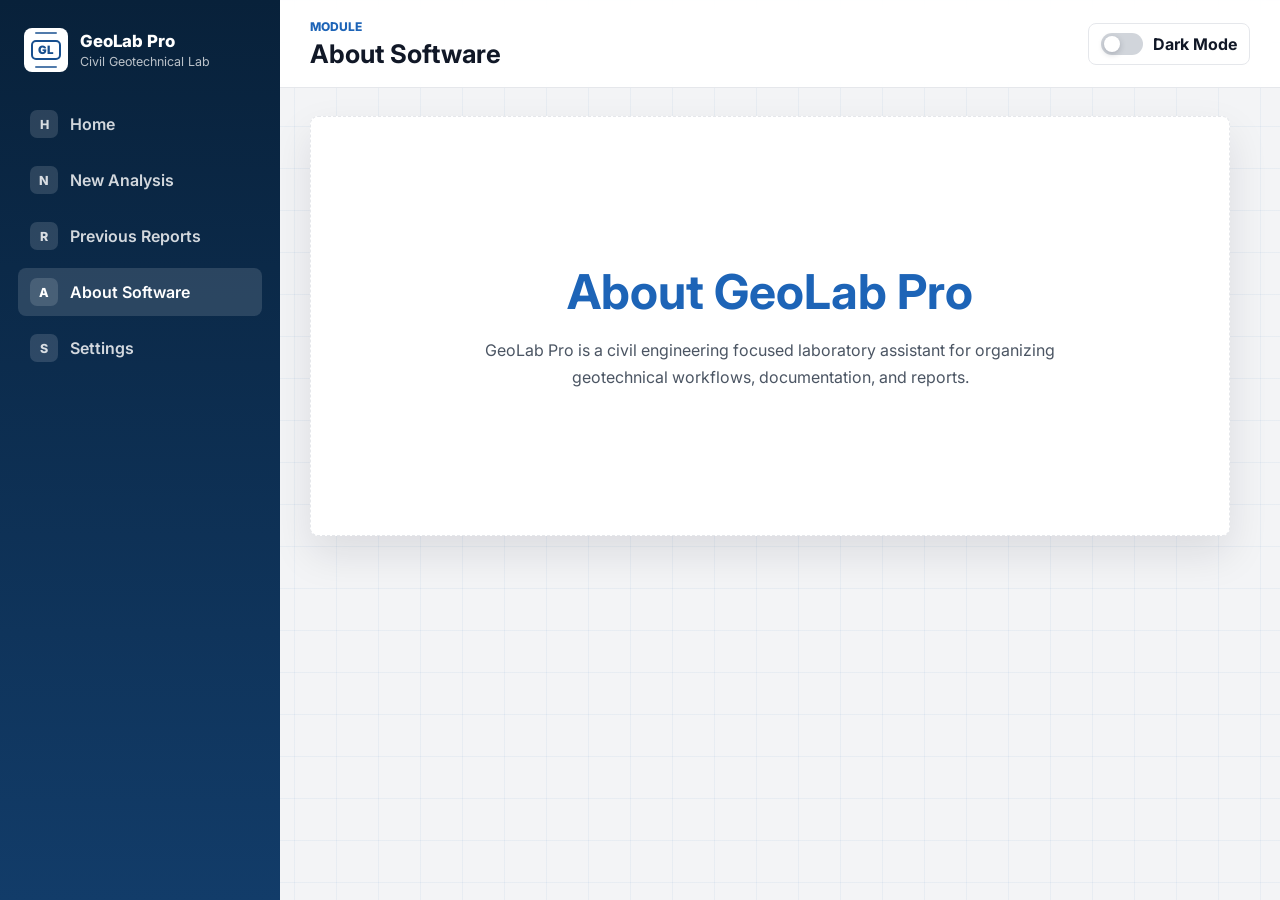
<file: pages/about-software.html>
<!DOCTYPE html>
<html lang="en">
<head>
  <meta charset="UTF-8">
  <meta name="viewport" content="width=device-width, initial-scale=1.0">
  <title>About Software | GeoLab Pro</title>
  <link rel="preconnect" href="https://fonts.googleapis.com">
  <link rel="preconnect" href="https://fonts.gstatic.com" crossorigin>
  <link href="https://fonts.googleapis.com/css2?family=Inter:wght@400;500;600;700;800&display=swap" rel="stylesheet">
  <link rel="stylesheet" href="../assets/css/styles.css">
</head>
<body>
  <div class="app-shell">
    <aside class="sidebar" id="sidebar">
      <div class="brand"><div class="logo-mark"><span class="logo-line"></span><span class="logo-core">GL</span><span class="logo-line"></span></div><div><span class="brand-name">GeoLab Pro</span><span class="brand-subtitle">Civil Geotechnical Lab</span></div></div>
      <nav class="nav-list" aria-label="Main navigation">
        <a class="nav-link" href="../index.html"><span class="nav-icon">H</span><span>Home</span></a>
        <a class="nav-link" href="new-analysis.html"><span class="nav-icon">N</span><span>New Analysis</span></a>
        <a class="nav-link" href="reports.html"><span class="nav-icon">R</span><span>Previous Reports</span></a>
        <a class="nav-link active" href="about-software.html" aria-current="page"><span class="nav-icon">A</span><span>About Software</span></a>
        <a class="nav-link" href="settings.html"><span class="nav-icon">S</span><span>Settings</span></a>
      </nav>
    </aside>
    <div class="content-area">
      <header class="topbar"><button class="menu-button" id="menuButton" type="button" aria-label="Toggle navigation"><span></span><span></span><span></span></button><div><p class="eyebrow">Module</p><h1>About Software</h1></div><button class="theme-toggle" id="themeToggle" type="button" aria-pressed="false"><span class="toggle-track"><span class="toggle-thumb"></span></span><span>Dark Mode</span></button></header>
      <main class="main-content"><section class="empty-state"><h2>About GeoLab Pro</h2><p>GeoLab Pro is a civil engineering focused laboratory assistant for organizing geotechnical workflows, documentation, and reports.</p></section></main>
    </div>
  </div>
  <div class="sidebar-overlay" id="sidebarOverlay"></div>
  <script src="../assets/js/app.js"></script>
</body>
</html>
</file>
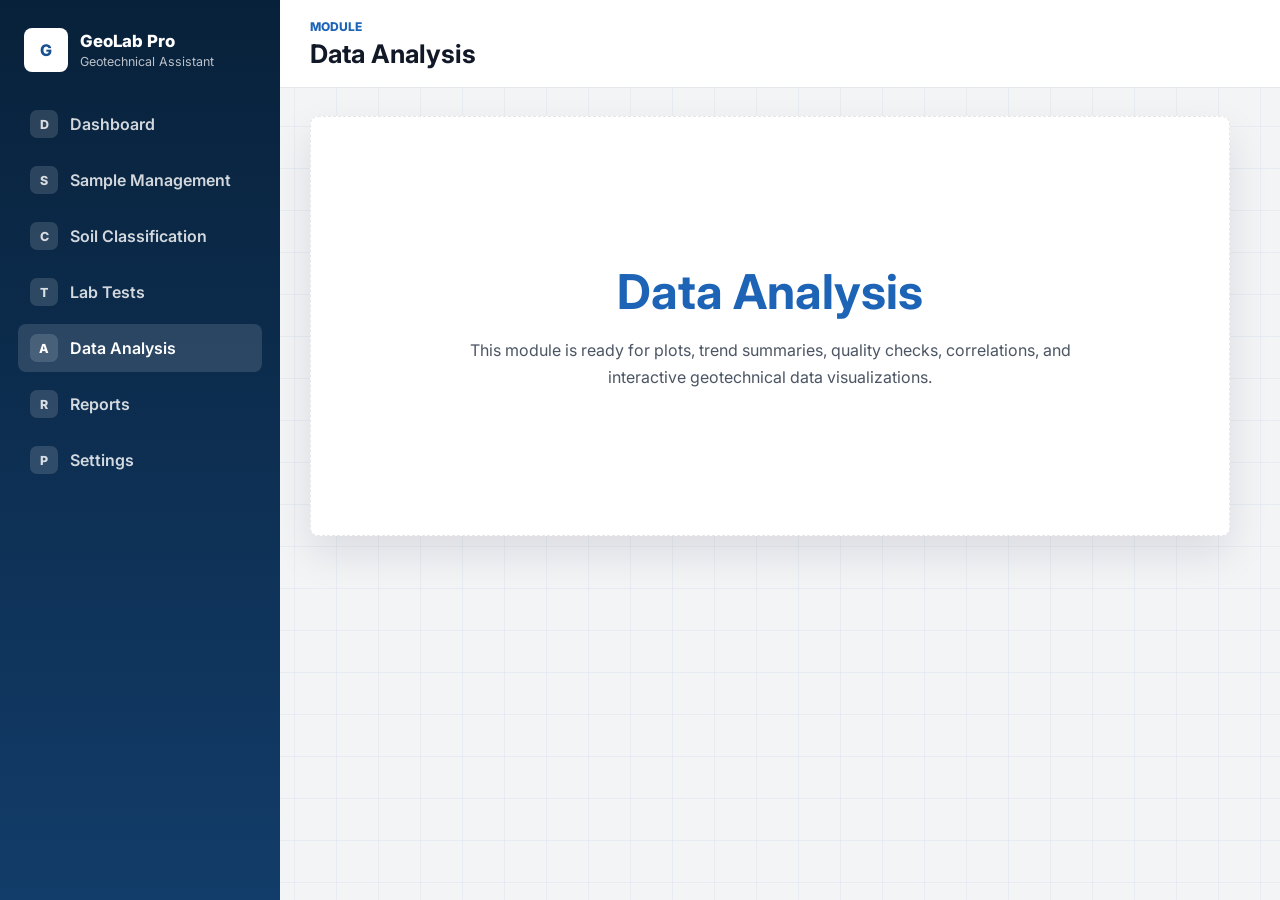
<file: pages/data-analysis.html>
<!DOCTYPE html>
<html lang="en">
<head>
  <meta charset="UTF-8">
  <meta name="viewport" content="width=device-width, initial-scale=1.0">
  <title>Data Analysis | GeoLab Pro</title>
  <link rel="preconnect" href="https://fonts.googleapis.com">
  <link rel="preconnect" href="https://fonts.gstatic.com" crossorigin>
  <link href="https://fonts.googleapis.com/css2?family=Inter:wght@400;500;600;700;800&display=swap" rel="stylesheet">
  <link rel="stylesheet" href="../assets/css/styles.css">
</head>
<body>
  <div class="app-shell">
    <aside class="sidebar" id="sidebar">
      <div class="brand"><div class="brand-mark">G</div><div><span class="brand-name">GeoLab Pro</span><span class="brand-subtitle">Geotechnical Assistant</span></div></div>
      <nav class="nav-list" aria-label="Main navigation">
        <a class="nav-link" href="../index.html"><span class="nav-icon">D</span><span>Dashboard</span></a>
        <a class="nav-link" href="sample-management.html"><span class="nav-icon">S</span><span>Sample Management</span></a>
        <a class="nav-link" href="soil-classification.html"><span class="nav-icon">C</span><span>Soil Classification</span></a>
        <a class="nav-link" href="lab-tests.html"><span class="nav-icon">T</span><span>Lab Tests</span></a>
        <a class="nav-link active" href="data-analysis.html" aria-current="page"><span class="nav-icon">A</span><span>Data Analysis</span></a>
        <a class="nav-link" href="reports.html"><span class="nav-icon">R</span><span>Reports</span></a>
        <a class="nav-link" href="settings.html"><span class="nav-icon">P</span><span>Settings</span></a>
      </nav>
    </aside>
    <div class="content-area">
      <header class="topbar"><button class="menu-button" id="menuButton" type="button" aria-label="Toggle navigation"><span></span><span></span><span></span></button><div><p class="eyebrow">Module</p><h1>Data Analysis</h1></div></header>
      <main class="main-content"><section class="empty-state"><h2>Data Analysis</h2><p>This module is ready for plots, trend summaries, quality checks, correlations, and interactive geotechnical data visualizations.</p></section></main>
    </div>
  </div>
  <div class="sidebar-overlay" id="sidebarOverlay"></div>
  <script src="../assets/js/app.js"></script>
</body>
</html>
</file>
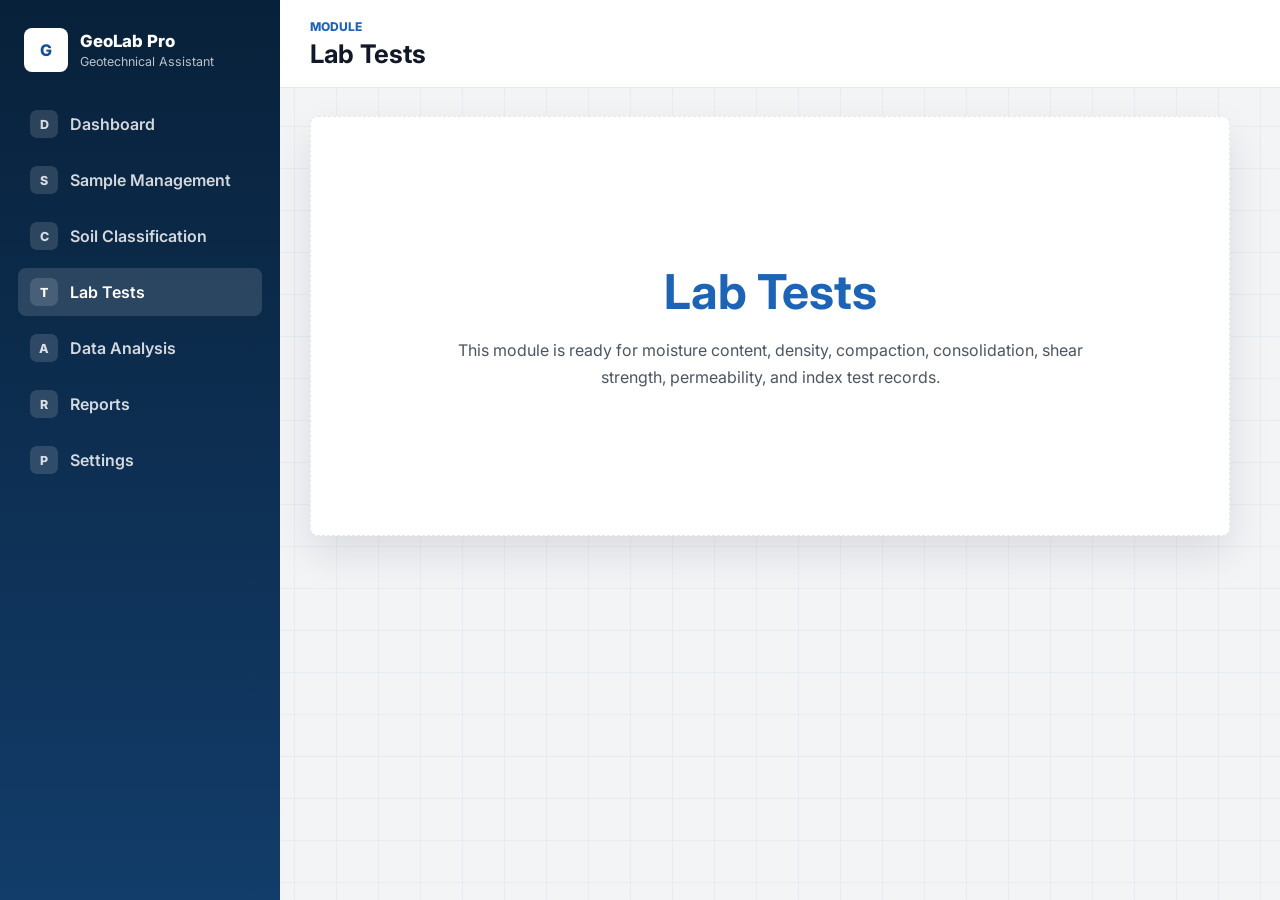
<file: pages/lab-tests.html>
<!DOCTYPE html>
<html lang="en">
<head>
  <meta charset="UTF-8">
  <meta name="viewport" content="width=device-width, initial-scale=1.0">
  <title>Lab Tests | GeoLab Pro</title>
  <link rel="preconnect" href="https://fonts.googleapis.com">
  <link rel="preconnect" href="https://fonts.gstatic.com" crossorigin>
  <link href="https://fonts.googleapis.com/css2?family=Inter:wght@400;500;600;700;800&display=swap" rel="stylesheet">
  <link rel="stylesheet" href="../assets/css/styles.css">
</head>
<body>
  <div class="app-shell">
    <aside class="sidebar" id="sidebar">
      <div class="brand"><div class="brand-mark">G</div><div><span class="brand-name">GeoLab Pro</span><span class="brand-subtitle">Geotechnical Assistant</span></div></div>
      <nav class="nav-list" aria-label="Main navigation">
        <a class="nav-link" href="../index.html"><span class="nav-icon">D</span><span>Dashboard</span></a>
        <a class="nav-link" href="sample-management.html"><span class="nav-icon">S</span><span>Sample Management</span></a>
        <a class="nav-link" href="soil-classification.html"><span class="nav-icon">C</span><span>Soil Classification</span></a>
        <a class="nav-link active" href="lab-tests.html" aria-current="page"><span class="nav-icon">T</span><span>Lab Tests</span></a>
        <a class="nav-link" href="data-analysis.html"><span class="nav-icon">A</span><span>Data Analysis</span></a>
        <a class="nav-link" href="reports.html"><span class="nav-icon">R</span><span>Reports</span></a>
        <a class="nav-link" href="settings.html"><span class="nav-icon">P</span><span>Settings</span></a>
      </nav>
    </aside>
    <div class="content-area">
      <header class="topbar"><button class="menu-button" id="menuButton" type="button" aria-label="Toggle navigation"><span></span><span></span><span></span></button><div><p class="eyebrow">Module</p><h1>Lab Tests</h1></div></header>
      <main class="main-content"><section class="empty-state"><h2>Lab Tests</h2><p>This module is ready for moisture content, density, compaction, consolidation, shear strength, permeability, and index test records.</p></section></main>
    </div>
  </div>
  <div class="sidebar-overlay" id="sidebarOverlay"></div>
  <script src="../assets/js/app.js"></script>
</body>
</html>
</file>
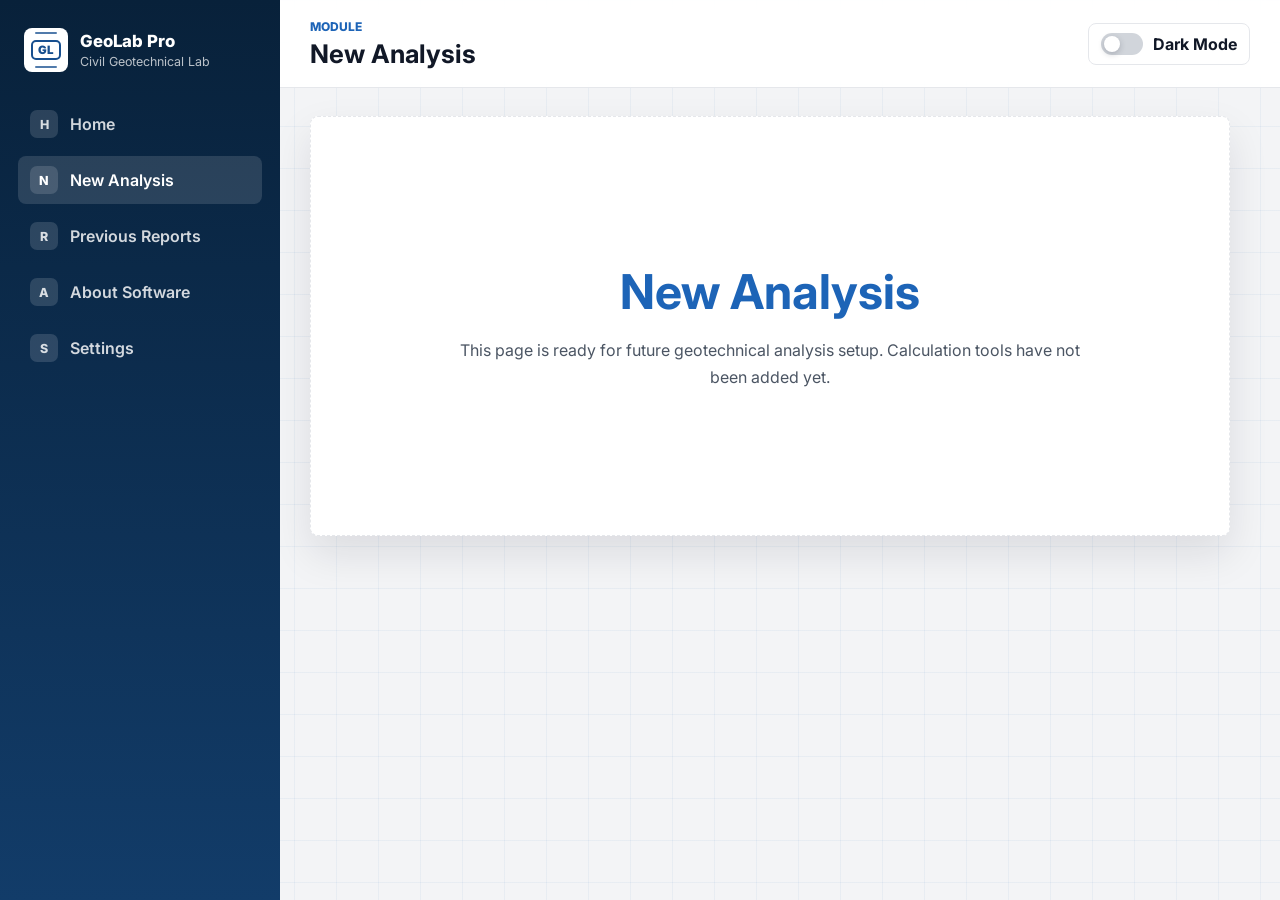
<file: pages/new-analysis.html>
<!DOCTYPE html>
<html lang="en">
<head>
  <meta charset="UTF-8">
  <meta name="viewport" content="width=device-width, initial-scale=1.0">
  <title>New Analysis | GeoLab Pro</title>
  <link rel="preconnect" href="https://fonts.googleapis.com">
  <link rel="preconnect" href="https://fonts.gstatic.com" crossorigin>
  <link href="https://fonts.googleapis.com/css2?family=Inter:wght@400;500;600;700;800&display=swap" rel="stylesheet">
  <link rel="stylesheet" href="../assets/css/styles.css">
</head>
<body>
  <div class="app-shell">
    <aside class="sidebar" id="sidebar">
      <div class="brand"><div class="logo-mark"><span class="logo-line"></span><span class="logo-core">GL</span><span class="logo-line"></span></div><div><span class="brand-name">GeoLab Pro</span><span class="brand-subtitle">Civil Geotechnical Lab</span></div></div>
      <nav class="nav-list" aria-label="Main navigation">
        <a class="nav-link" href="../index.html"><span class="nav-icon">H</span><span>Home</span></a>
        <a class="nav-link active" href="new-analysis.html" aria-current="page"><span class="nav-icon">N</span><span>New Analysis</span></a>
        <a class="nav-link" href="reports.html"><span class="nav-icon">R</span><span>Previous Reports</span></a>
        <a class="nav-link" href="about-software.html"><span class="nav-icon">A</span><span>About Software</span></a>
        <a class="nav-link" href="settings.html"><span class="nav-icon">S</span><span>Settings</span></a>
      </nav>
    </aside>
    <div class="content-area">
      <header class="topbar"><button class="menu-button" id="menuButton" type="button" aria-label="Toggle navigation"><span></span><span></span><span></span></button><div><p class="eyebrow">Module</p><h1>New Analysis</h1></div><button class="theme-toggle" id="themeToggle" type="button" aria-pressed="false"><span class="toggle-track"><span class="toggle-thumb"></span></span><span>Dark Mode</span></button></header>
      <main class="main-content"><section class="empty-state"><h2>New Analysis</h2><p>This page is ready for future geotechnical analysis setup. Calculation tools have not been added yet.</p></section></main>
    </div>
  </div>
  <div class="sidebar-overlay" id="sidebarOverlay"></div>
  <script src="../assets/js/app.js"></script>
</body>
</html>
</file>
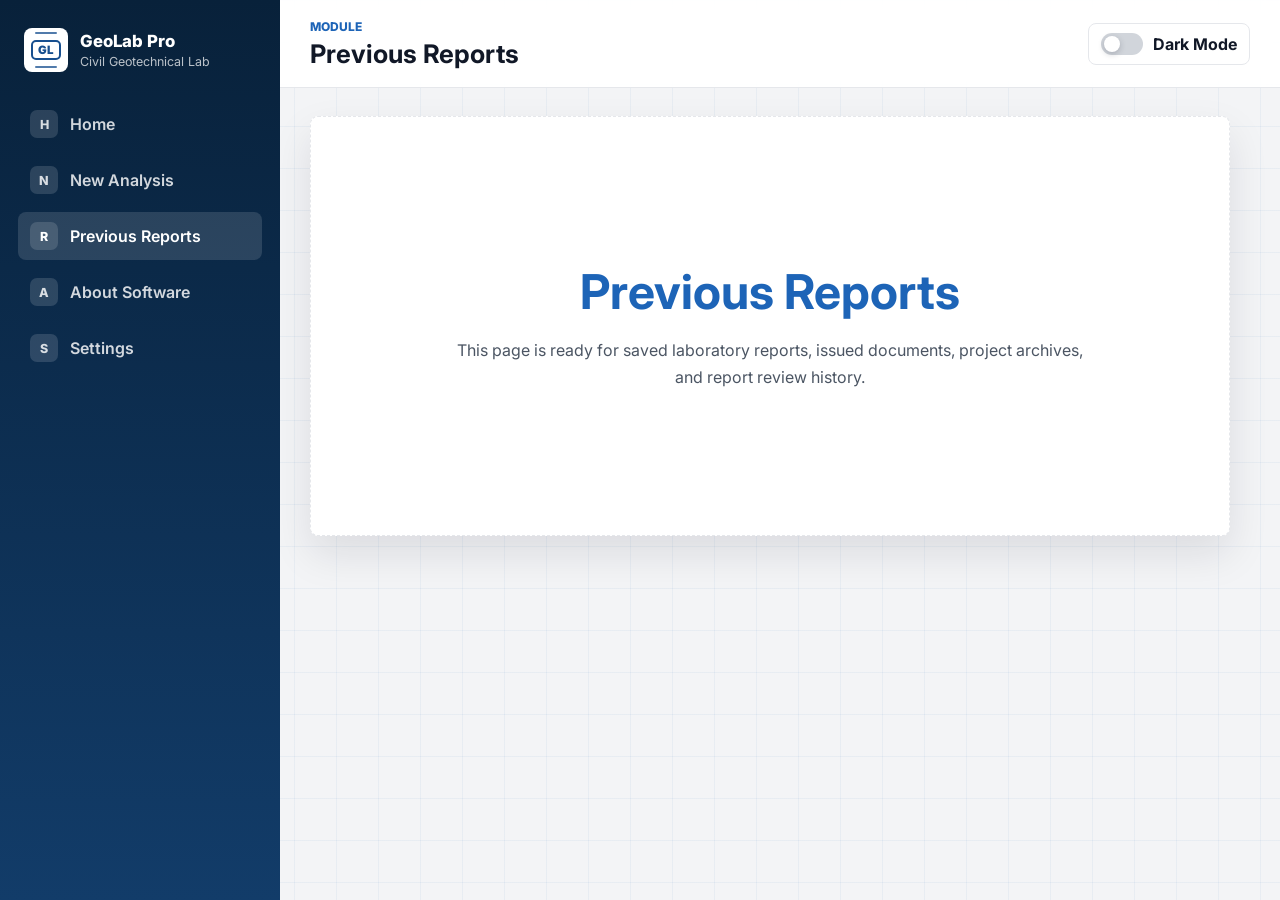
<file: pages/reports.html>
<!DOCTYPE html>
<html lang="en">
<head>
  <meta charset="UTF-8">
  <meta name="viewport" content="width=device-width, initial-scale=1.0">
  <title>Previous Reports | GeoLab Pro</title>
  <link rel="preconnect" href="https://fonts.googleapis.com">
  <link rel="preconnect" href="https://fonts.gstatic.com" crossorigin>
  <link href="https://fonts.googleapis.com/css2?family=Inter:wght@400;500;600;700;800&display=swap" rel="stylesheet">
  <link rel="stylesheet" href="../assets/css/styles.css">
</head>
<body>
  <div class="app-shell">
    <aside class="sidebar" id="sidebar">
      <div class="brand"><div class="logo-mark"><span class="logo-line"></span><span class="logo-core">GL</span><span class="logo-line"></span></div><div><span class="brand-name">GeoLab Pro</span><span class="brand-subtitle">Civil Geotechnical Lab</span></div></div>
      <nav class="nav-list" aria-label="Main navigation">
        <a class="nav-link" href="../index.html"><span class="nav-icon">H</span><span>Home</span></a>
        <a class="nav-link" href="new-analysis.html"><span class="nav-icon">N</span><span>New Analysis</span></a>
        <a class="nav-link active" href="reports.html" aria-current="page"><span class="nav-icon">R</span><span>Previous Reports</span></a>
        <a class="nav-link" href="about-software.html"><span class="nav-icon">A</span><span>About Software</span></a>
        <a class="nav-link" href="settings.html"><span class="nav-icon">S</span><span>Settings</span></a>
      </nav>
    </aside>
    <div class="content-area">
      <header class="topbar"><button class="menu-button" id="menuButton" type="button" aria-label="Toggle navigation"><span></span><span></span><span></span></button><div><p class="eyebrow">Module</p><h1>Previous Reports</h1></div><button class="theme-toggle" id="themeToggle" type="button" aria-pressed="false"><span class="toggle-track"><span class="toggle-thumb"></span></span><span>Dark Mode</span></button></header>
      <main class="main-content"><section class="empty-state"><h2>Previous Reports</h2><p>This page is ready for saved laboratory reports, issued documents, project archives, and report review history.</p></section></main>
    </div>
  </div>
  <div class="sidebar-overlay" id="sidebarOverlay"></div>
  <script src="../assets/js/app.js"></script>
</body>
</html>
</file>
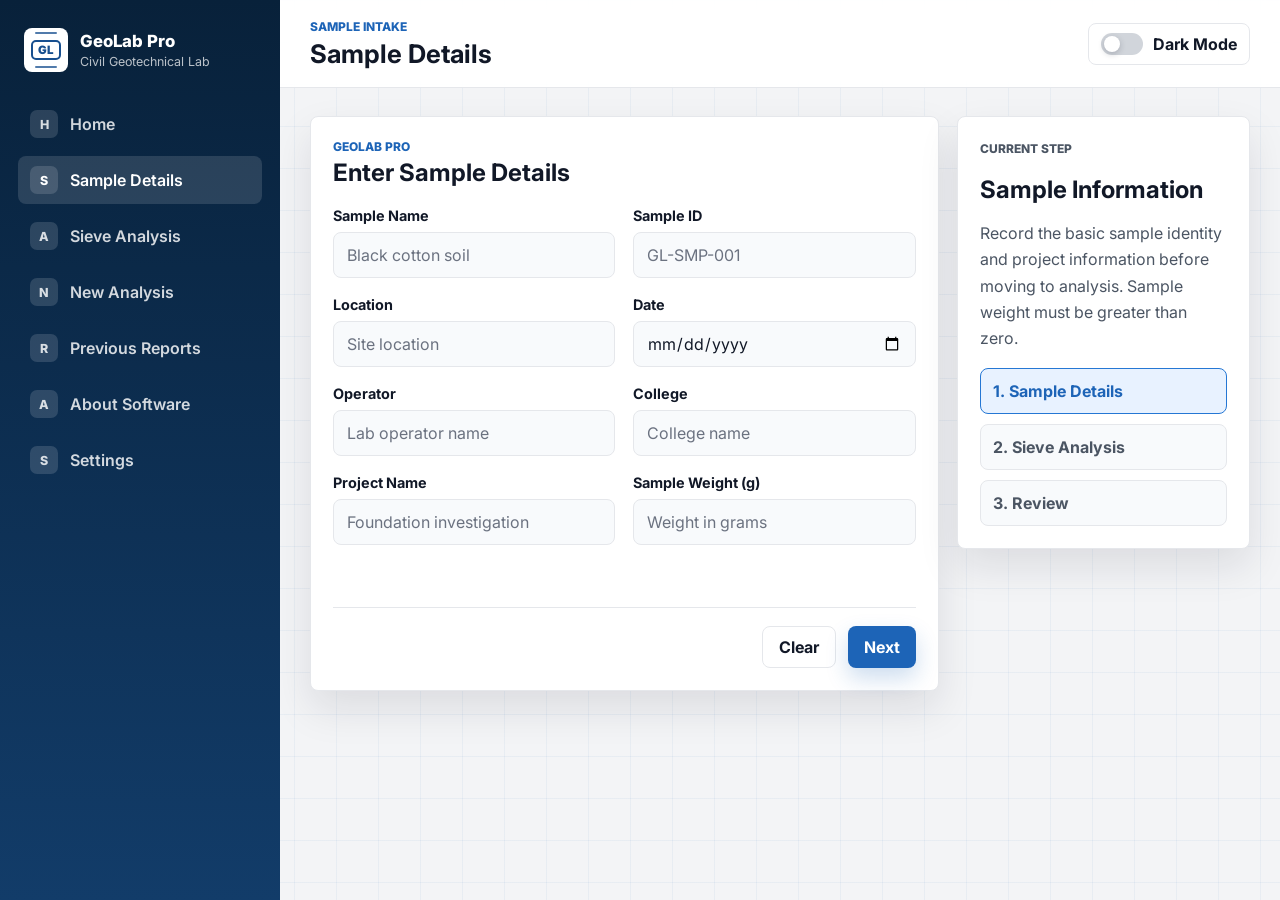
<file: pages/sample-management.html>
<!DOCTYPE html>
<html lang="en">
<head>
  <meta charset="UTF-8">
  <meta name="viewport" content="width=device-width, initial-scale=1.0">
  <title>Sample Details | GeoLab Pro</title>
  <link rel="preconnect" href="https://fonts.googleapis.com">
  <link rel="preconnect" href="https://fonts.gstatic.com" crossorigin>
  <link href="https://fonts.googleapis.com/css2?family=Inter:wght@400;500;600;700;800&display=swap" rel="stylesheet">
  <link rel="stylesheet" href="../assets/css/styles.css">
</head>
<body>
  <div class="app-shell">
    <aside class="sidebar" id="sidebar">
      <div class="brand">
        <div class="logo-mark" aria-hidden="true">
          <span class="logo-line"></span>
          <span class="logo-core">GL</span>
          <span class="logo-line"></span>
        </div>
        <div>
          <span class="brand-name">GeoLab Pro</span>
          <span class="brand-subtitle">Civil Geotechnical Lab</span>
        </div>
      </div>

      <nav class="nav-list" aria-label="Main navigation">
        <a class="nav-link" href="../index.html"><span class="nav-icon">H</span><span>Home</span></a>
        <a class="nav-link active" href="sample-management.html" aria-current="page"><span class="nav-icon">S</span><span>Sample Details</span></a>
        <a class="nav-link" href="sieve-analysis.html"><span class="nav-icon">A</span><span>Sieve Analysis</span></a>
        <a class="nav-link" href="new-analysis.html"><span class="nav-icon">N</span><span>New Analysis</span></a>
        <a class="nav-link" href="reports.html"><span class="nav-icon">R</span><span>Previous Reports</span></a>
        <a class="nav-link" href="about-software.html"><span class="nav-icon">A</span><span>About Software</span></a>
        <a class="nav-link" href="settings.html"><span class="nav-icon">S</span><span>Settings</span></a>
      </nav>
    </aside>

    <div class="content-area">
      <header class="topbar">
        <button class="menu-button" id="menuButton" type="button" aria-label="Toggle navigation">
          <span></span>
          <span></span>
          <span></span>
        </button>
        <div>
          <p class="eyebrow">Sample Intake</p>
          <h1>Sample Details</h1>
        </div>
        <button class="theme-toggle" id="themeToggle" type="button" aria-pressed="false">
          <span class="toggle-track"><span class="toggle-thumb"></span></span>
          <span>Dark Mode</span>
        </button>
      </header>

      <main class="main-content">
        <section class="form-layout" aria-labelledby="sampleDetailsTitle">
          <article class="panel sample-form-panel">
            <div class="panel-header">
              <div>
                <p class="eyebrow">GeoLab Pro</p>
                <h2 id="sampleDetailsTitle">Enter Sample Details</h2>
              </div>
            </div>

            <form class="sample-form" id="sampleDetailsForm" novalidate>
              <div class="form-grid">
                <label class="field-group" for="sampleName">
                  <span>Sample Name</span>
                  <input id="sampleName" name="sampleName" type="text" placeholder="Black cotton soil" required>
                </label>

                <label class="field-group" for="sampleId">
                  <span>Sample ID</span>
                  <input id="sampleId" name="sampleId" type="text" placeholder="GL-SMP-001" required>
                </label>

                <label class="field-group" for="location">
                  <span>Location</span>
                  <input id="location" name="location" type="text" placeholder="Site location" required>
                </label>

                <label class="field-group" for="date">
                  <span>Date</span>
                  <input id="date" name="date" type="date" required>
                </label>

                <label class="field-group" for="operator">
                  <span>Operator</span>
                  <input id="operator" name="operator" type="text" placeholder="Lab operator name" required>
                </label>

                <label class="field-group" for="college">
                  <span>College</span>
                  <input id="college" name="college" type="text" placeholder="College name" required>
                </label>

                <label class="field-group" for="projectName">
                  <span>Project Name</span>
                  <input id="projectName" name="projectName" type="text" placeholder="Foundation investigation" required>
                </label>

                <label class="field-group" for="sampleWeight">
                  <span>Sample Weight (g)</span>
                  <input id="sampleWeight" name="sampleWeight" type="number" min="0.01" step="0.01" placeholder="Weight in grams" required>
                </label>
              </div>

              <p class="form-message" id="sampleFormMessage" role="status" aria-live="polite"></p>

              <div class="form-actions">
                <button class="secondary-button" type="reset">Clear</button>
                <button class="primary-button" type="submit">Next</button>
              </div>
            </form>
          </article>

          <aside class="panel form-side-panel" aria-label="Sample details status">
            <p class="eyebrow">Current Step</p>
            <h2>Sample Information</h2>
            <p>
              Record the basic sample identity and project information before moving to analysis.
              Sample weight must be greater than zero.
            </p>
            <div class="step-list">
              <span class="step-item active">1. Sample Details</span>
              <span class="step-item">2. Sieve Analysis</span>
              <span class="step-item">3. Review</span>
            </div>
          </aside>
        </section>
      </main>
    </div>
  </div>

  <div class="sidebar-overlay" id="sidebarOverlay"></div>
  <script src="../assets/js/app.js"></script>
</body>
</html>
</file>
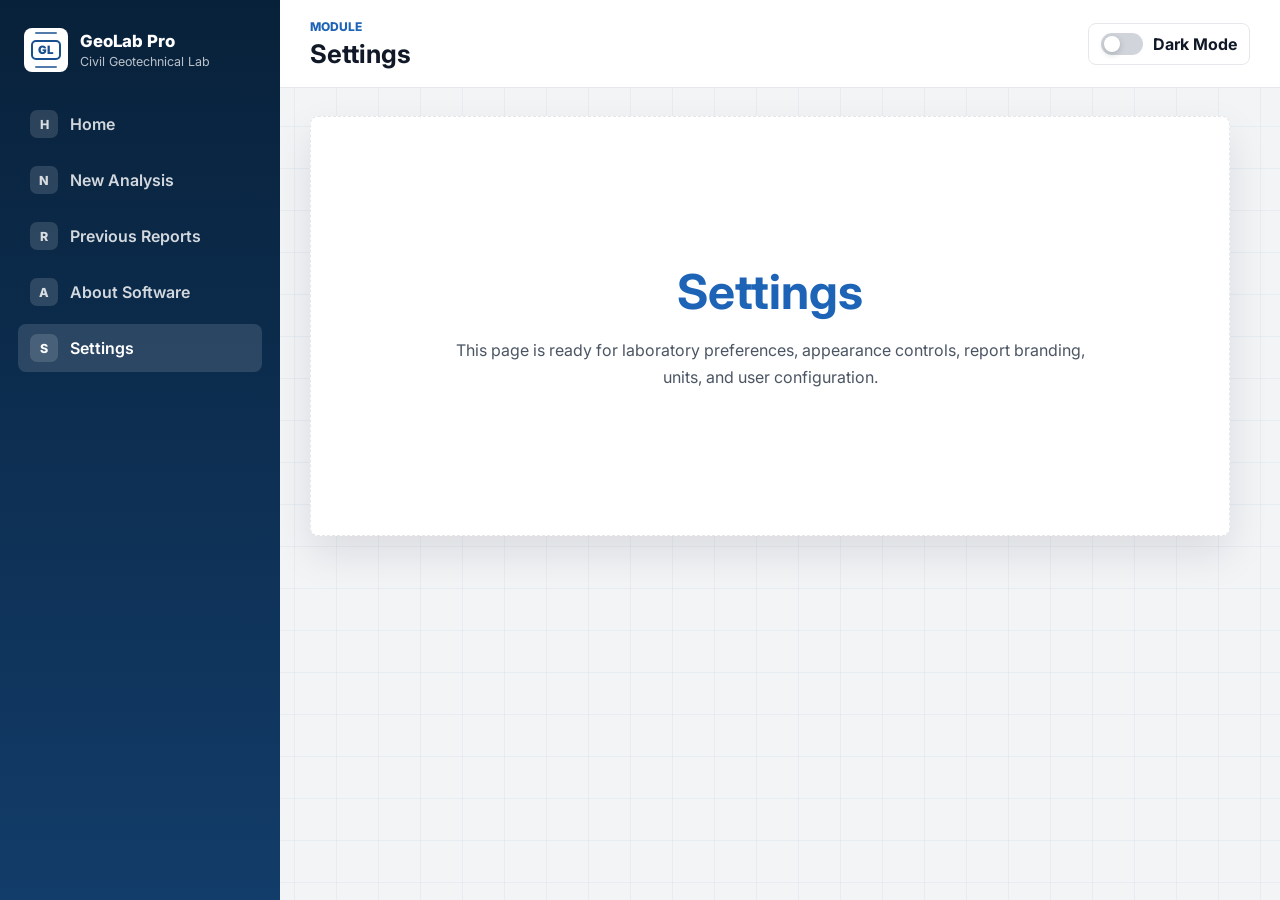
<file: pages/settings.html>
<!DOCTYPE html>
<html lang="en">
<head>
  <meta charset="UTF-8">
  <meta name="viewport" content="width=device-width, initial-scale=1.0">
  <title>Settings | GeoLab Pro</title>
  <link rel="preconnect" href="https://fonts.googleapis.com">
  <link rel="preconnect" href="https://fonts.gstatic.com" crossorigin>
  <link href="https://fonts.googleapis.com/css2?family=Inter:wght@400;500;600;700;800&display=swap" rel="stylesheet">
  <link rel="stylesheet" href="../assets/css/styles.css">
</head>
<body>
  <div class="app-shell">
    <aside class="sidebar" id="sidebar">
      <div class="brand"><div class="logo-mark"><span class="logo-line"></span><span class="logo-core">GL</span><span class="logo-line"></span></div><div><span class="brand-name">GeoLab Pro</span><span class="brand-subtitle">Civil Geotechnical Lab</span></div></div>
      <nav class="nav-list" aria-label="Main navigation">
        <a class="nav-link" href="../index.html"><span class="nav-icon">H</span><span>Home</span></a>
        <a class="nav-link" href="new-analysis.html"><span class="nav-icon">N</span><span>New Analysis</span></a>
        <a class="nav-link" href="reports.html"><span class="nav-icon">R</span><span>Previous Reports</span></a>
        <a class="nav-link" href="about-software.html"><span class="nav-icon">A</span><span>About Software</span></a>
        <a class="nav-link active" href="settings.html" aria-current="page"><span class="nav-icon">S</span><span>Settings</span></a>
      </nav>
    </aside>
    <div class="content-area">
      <header class="topbar"><button class="menu-button" id="menuButton" type="button" aria-label="Toggle navigation"><span></span><span></span><span></span></button><div><p class="eyebrow">Module</p><h1>Settings</h1></div><button class="theme-toggle" id="themeToggle" type="button" aria-pressed="false"><span class="toggle-track"><span class="toggle-thumb"></span></span><span>Dark Mode</span></button></header>
      <main class="main-content"><section class="empty-state"><h2>Settings</h2><p>This page is ready for laboratory preferences, appearance controls, report branding, units, and user configuration.</p></section></main>
    </div>
  </div>
  <div class="sidebar-overlay" id="sidebarOverlay"></div>
  <script src="../assets/js/app.js"></script>
</body>
</html>
</file>
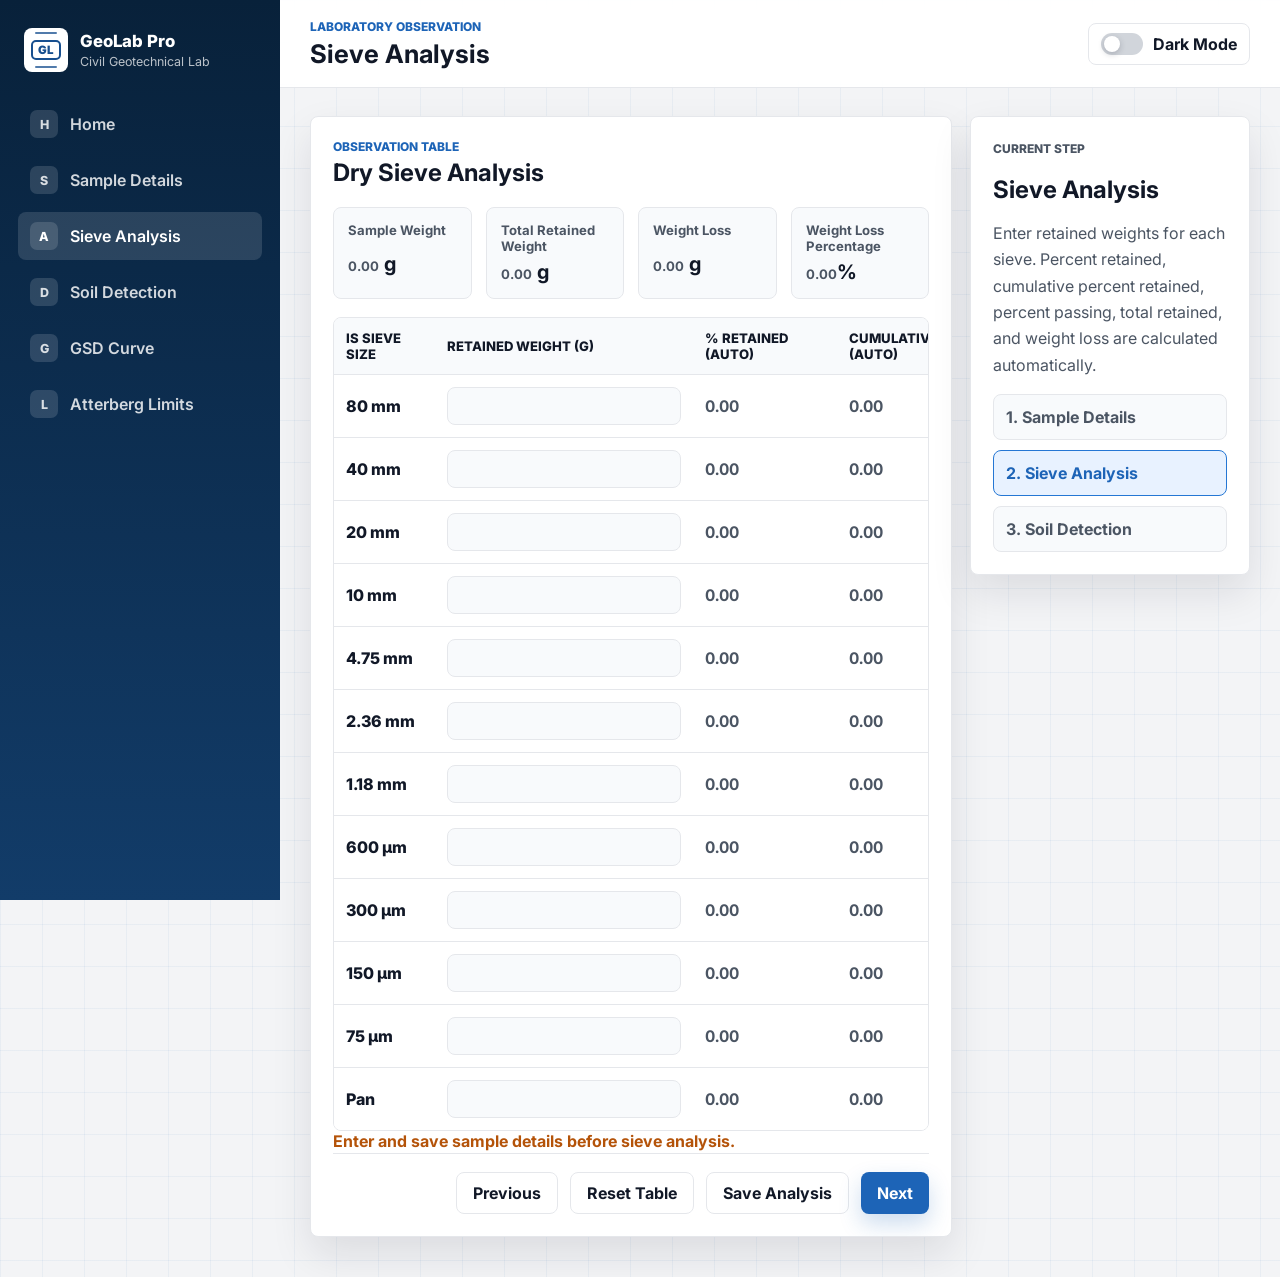
<file: pages/sieve-analysis.html>
<!DOCTYPE html>
<html lang="en">
<head>
  <meta charset="UTF-8">
  <meta name="viewport" content="width=device-width, initial-scale=1.0">
  <title>Sieve Analysis | GeoLab Pro</title>
  <link rel="preconnect" href="https://fonts.googleapis.com">
  <link rel="preconnect" href="https://fonts.gstatic.com" crossorigin>
  <link href="https://fonts.googleapis.com/css2?family=Inter:wght@400;500;600;700;800&display=swap" rel="stylesheet">
  <link rel="stylesheet" href="../assets/css/styles.css">
</head>
<body>
  <div class="app-shell">
    <aside class="sidebar" id="sidebar">
      <div class="brand">
        <div class="logo-mark" aria-hidden="true">
          <span class="logo-line"></span>
          <span class="logo-core">GL</span>
          <span class="logo-line"></span>
        </div>
        <div>
          <span class="brand-name">GeoLab Pro</span>
          <span class="brand-subtitle">Civil Geotechnical Lab</span>
        </div>
      </div>

      <nav class="nav-list" aria-label="Main navigation">
        <a class="nav-link" href="../index.html"><span class="nav-icon">H</span><span>Home</span></a>
        <a class="nav-link" href="sample-management.html"><span class="nav-icon">S</span><span>Sample Details</span></a>
        <a class="nav-link active" href="sieve-analysis.html" aria-current="page"><span class="nav-icon">A</span><span>Sieve Analysis</span></a>
        <a class="nav-link" href="soil-detection.html"><span class="nav-icon">D</span><span>Soil Detection</span></a>
        <a class="nav-link" href="gsd-analysis.html"><span class="nav-icon">G</span><span>GSD Curve</span></a>
        <a class="nav-link" href="atterberg-limits.html"><span class="nav-icon">L</span><span>Atterberg Limits</span></a>
      </nav>
    </aside>

    <div class="content-area">
      <header class="topbar">
        <button class="menu-button" id="menuButton" type="button" aria-label="Toggle navigation">
          <span></span>
          <span></span>
          <span></span>
        </button>
        <div>
          <p class="eyebrow">Laboratory Observation</p>
          <h1>Sieve Analysis</h1>
        </div>
        <button class="theme-toggle" id="themeToggle" type="button" aria-pressed="false">
          <span class="toggle-track"><span class="toggle-thumb"></span></span>
          <span>Dark Mode</span>
        </button>
      </header>

      <main class="main-content">
        <section class="sieve-layout" aria-labelledby="sieveAnalysisTitle">
          <article class="panel sieve-panel">
            <div class="panel-header">
              <div>
                <p class="eyebrow">Observation Table</p>
                <h2 id="sieveAnalysisTitle">Dry Sieve Analysis</h2>
              </div>
            </div>

            <div class="sieve-summary-grid" aria-label="Sieve analysis summary">
              <div class="summary-tile">
                <span>Sample Weight</span>
                <strong><span id="sieveSampleWeight">0.00</span> g</strong>
              </div>
              <div class="summary-tile">
                <span>Total Retained Weight</span>
                <strong><span id="totalRetainedWeight">0.00</span> g</strong>
              </div>
              <div class="summary-tile">
                <span>Weight Loss</span>
                <strong><span id="weightLoss">0.00</span> g</strong>
              </div>
              <div class="summary-tile">
                <span>Weight Loss Percentage</span>
                <strong><span id="weightLossPercentage">0.00</span>%</strong>
              </div>
            </div>

            <div class="table-wrap">
              <table class="observation-table" id="sieveTable">
                <thead>
                  <tr>
                    <th>IS Sieve Size</th>
                    <th>Retained Weight (g)</th>
                    <th>% Retained (Auto)</th>
                    <th>Cumulative % Retained (Auto)</th>
                    <th>% Passing (Auto)</th>
                  </tr>
                </thead>
                <tbody>
                  <tr><td>80 mm</td><td><input type="number" min="0" step="0.01" data-retained></td><td data-percent-retained>0.00</td><td data-cumulative-retained>0.00</td><td data-percent-passing>100.00</td></tr>
                  <tr><td>40 mm</td><td><input type="number" min="0" step="0.01" data-retained></td><td data-percent-retained>0.00</td><td data-cumulative-retained>0.00</td><td data-percent-passing>100.00</td></tr>
                  <tr><td>20 mm</td><td><input type="number" min="0" step="0.01" data-retained></td><td data-percent-retained>0.00</td><td data-cumulative-retained>0.00</td><td data-percent-passing>100.00</td></tr>
                  <tr><td>10 mm</td><td><input type="number" min="0" step="0.01" data-retained></td><td data-percent-retained>0.00</td><td data-cumulative-retained>0.00</td><td data-percent-passing>100.00</td></tr>
                  <tr><td>4.75 mm</td><td><input type="number" min="0" step="0.01" data-retained></td><td data-percent-retained>0.00</td><td data-cumulative-retained>0.00</td><td data-percent-passing>100.00</td></tr>
                  <tr><td>2.36 mm</td><td><input type="number" min="0" step="0.01" data-retained></td><td data-percent-retained>0.00</td><td data-cumulative-retained>0.00</td><td data-percent-passing>100.00</td></tr>
                  <tr><td>1.18 mm</td><td><input type="number" min="0" step="0.01" data-retained></td><td data-percent-retained>0.00</td><td data-cumulative-retained>0.00</td><td data-percent-passing>100.00</td></tr>
                  <tr><td>600 μm</td><td><input type="number" min="0" step="0.01" data-retained></td><td data-percent-retained>0.00</td><td data-cumulative-retained>0.00</td><td data-percent-passing>100.00</td></tr>
                  <tr><td>300 μm</td><td><input type="number" min="0" step="0.01" data-retained></td><td data-percent-retained>0.00</td><td data-cumulative-retained>0.00</td><td data-percent-passing>100.00</td></tr>
                  <tr><td>150 μm</td><td><input type="number" min="0" step="0.01" data-retained></td><td data-percent-retained>0.00</td><td data-cumulative-retained>0.00</td><td data-percent-passing>100.00</td></tr>
                  <tr><td>75 μm</td><td><input type="number" min="0" step="0.01" data-retained></td><td data-percent-retained>0.00</td><td data-cumulative-retained>0.00</td><td data-percent-passing>100.00</td></tr>
                  <tr><td>Pan</td><td><input type="number" min="0" step="0.01" data-retained></td><td data-percent-retained>0.00</td><td data-cumulative-retained>0.00</td><td data-percent-passing>100.00</td></tr>
                </tbody>
              </table>
            </div>

            <p class="form-message" id="sieveMessage" role="status" aria-live="polite"></p>

            <div class="form-actions sieve-actions">
              <a class="secondary-button" href="sample-management.html">Previous</a>
              <button class="secondary-button" id="resetSieveTable" type="button">Reset Table</button>
              <button class="secondary-button" id="saveSieveAnalysis" type="button">Save Analysis</button>
              <button class="primary-button" id="nextSieveStep" type="button">Next</button>
            </div>
          </article>

          <aside class="panel form-side-panel" aria-label="Sieve analysis status">
            <p class="eyebrow">Current Step</p>
            <h2>Sieve Analysis</h2>
            <p>
              Enter retained weights for each sieve. Percent retained, cumulative percent retained,
              percent passing, total retained, and weight loss are calculated automatically.
            </p>
            <div class="step-list">
              <span class="step-item">1. Sample Details</span>
              <span class="step-item active">2. Sieve Analysis</span>
              <span class="step-item">3. Soil Detection</span>
            </div>
          </aside>
        </section>
      </main>
    </div>
  </div>

  <div class="sidebar-overlay" id="sidebarOverlay"></div>
  <script src="../assets/js/app.js"></script>
</body>
</html>
</file>
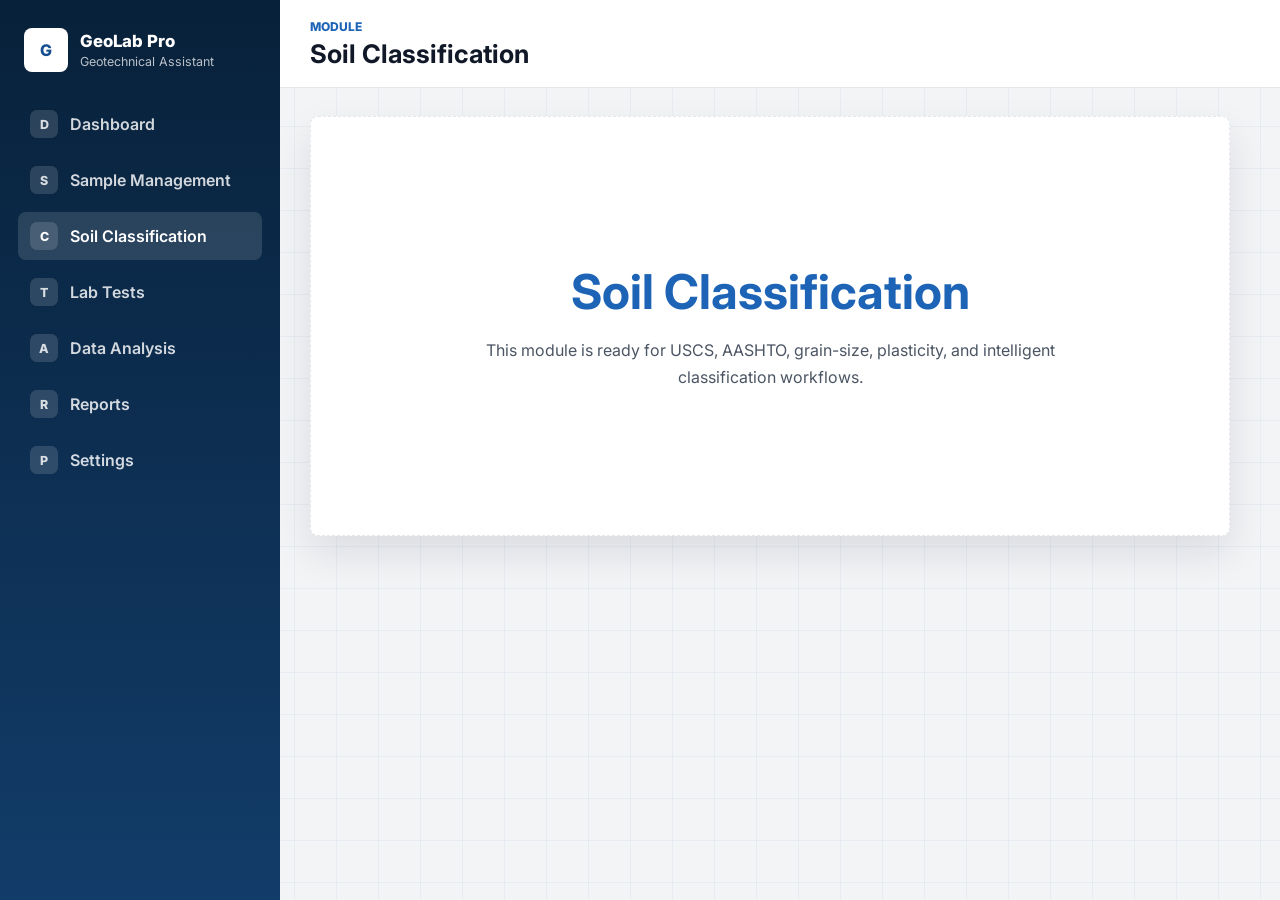
<file: pages/soil-classification.html>
<!DOCTYPE html>
<html lang="en">
<head>
  <meta charset="UTF-8">
  <meta name="viewport" content="width=device-width, initial-scale=1.0">
  <title>Soil Classification | GeoLab Pro</title>
  <link rel="preconnect" href="https://fonts.googleapis.com">
  <link rel="preconnect" href="https://fonts.gstatic.com" crossorigin>
  <link href="https://fonts.googleapis.com/css2?family=Inter:wght@400;500;600;700;800&display=swap" rel="stylesheet">
  <link rel="stylesheet" href="../assets/css/styles.css">
</head>
<body>
  <div class="app-shell">
    <aside class="sidebar" id="sidebar">
      <div class="brand"><div class="brand-mark">G</div><div><span class="brand-name">GeoLab Pro</span><span class="brand-subtitle">Geotechnical Assistant</span></div></div>
      <nav class="nav-list" aria-label="Main navigation">
        <a class="nav-link" href="../index.html"><span class="nav-icon">D</span><span>Dashboard</span></a>
        <a class="nav-link" href="sample-management.html"><span class="nav-icon">S</span><span>Sample Management</span></a>
        <a class="nav-link active" href="soil-classification.html" aria-current="page"><span class="nav-icon">C</span><span>Soil Classification</span></a>
        <a class="nav-link" href="lab-tests.html"><span class="nav-icon">T</span><span>Lab Tests</span></a>
        <a class="nav-link" href="data-analysis.html"><span class="nav-icon">A</span><span>Data Analysis</span></a>
        <a class="nav-link" href="reports.html"><span class="nav-icon">R</span><span>Reports</span></a>
        <a class="nav-link" href="settings.html"><span class="nav-icon">P</span><span>Settings</span></a>
      </nav>
    </aside>
    <div class="content-area">
      <header class="topbar"><button class="menu-button" id="menuButton" type="button" aria-label="Toggle navigation"><span></span><span></span><span></span></button><div><p class="eyebrow">Module</p><h1>Soil Classification</h1></div></header>
      <main class="main-content"><section class="empty-state"><h2>Soil Classification</h2><p>This module is ready for USCS, AASHTO, grain-size, plasticity, and intelligent classification workflows.</p></section></main>
    </div>
  </div>
  <div class="sidebar-overlay" id="sidebarOverlay"></div>
  <script src="../assets/js/app.js"></script>
</body>
</html>
</file>
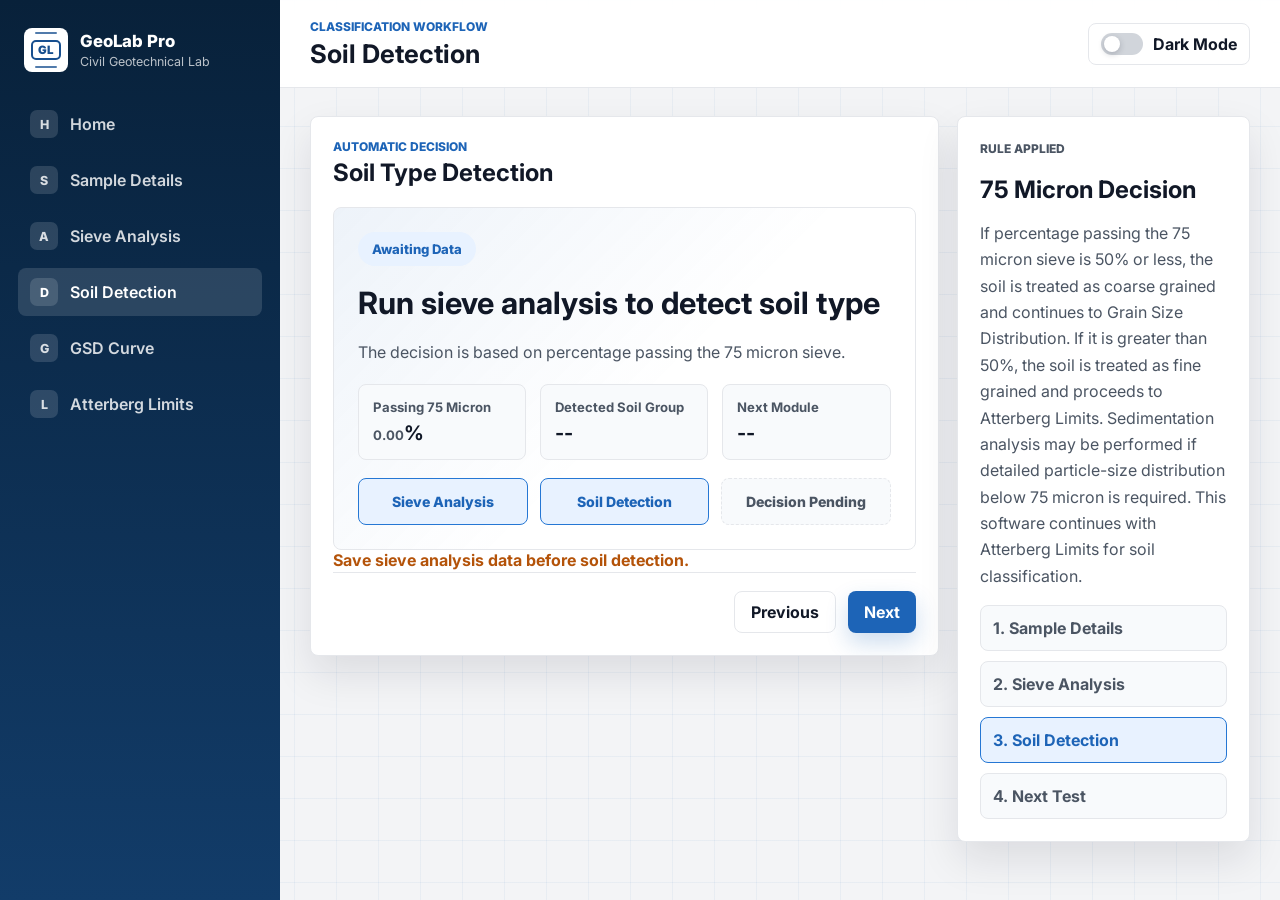
<file: pages/soil-detection.html>
<!DOCTYPE html>
<html lang="en">
<head>
  <meta charset="UTF-8">
  <meta name="viewport" content="width=device-width, initial-scale=1.0">
  <title>Soil Detection | GeoLab Pro</title>
  <link rel="preconnect" href="https://fonts.googleapis.com">
  <link rel="preconnect" href="https://fonts.gstatic.com" crossorigin>
  <link href="https://fonts.googleapis.com/css2?family=Inter:wght@400;500;600;700;800&display=swap" rel="stylesheet">
  <link rel="stylesheet" href="../assets/css/styles.css">
</head>
<body>
  <div class="app-shell">
    <aside class="sidebar" id="sidebar">
      <div class="brand">
        <div class="logo-mark" aria-hidden="true">
          <span class="logo-line"></span>
          <span class="logo-core">GL</span>
          <span class="logo-line"></span>
        </div>
        <div>
          <span class="brand-name">GeoLab Pro</span>
          <span class="brand-subtitle">Civil Geotechnical Lab</span>
        </div>
      </div>

      <nav class="nav-list" aria-label="Main navigation">
        <a class="nav-link" href="../index.html"><span class="nav-icon">H</span><span>Home</span></a>
        <a class="nav-link" href="sample-management.html"><span class="nav-icon">S</span><span>Sample Details</span></a>
        <a class="nav-link" href="sieve-analysis.html"><span class="nav-icon">A</span><span>Sieve Analysis</span></a>
        <a class="nav-link active" href="soil-detection.html" aria-current="page"><span class="nav-icon">D</span><span>Soil Detection</span></a>
        <a class="nav-link" href="gsd-analysis.html"><span class="nav-icon">G</span><span>GSD Curve</span></a>
        <a class="nav-link" href="atterberg-limits.html"><span class="nav-icon">L</span><span>Atterberg Limits</span></a>
      </nav>
    </aside>

    <div class="content-area">
      <header class="topbar">
        <button class="menu-button" id="menuButton" type="button" aria-label="Toggle navigation">
          <span></span>
          <span></span>
          <span></span>
        </button>
        <div>
          <p class="eyebrow">Classification Workflow</p>
          <h1>Soil Detection</h1>
        </div>
        <button class="theme-toggle" id="themeToggle" type="button" aria-pressed="false">
          <span class="toggle-track"><span class="toggle-thumb"></span></span>
          <span>Dark Mode</span>
        </button>
      </header>

      <main class="main-content">
        <section class="detection-layout" aria-labelledby="soilDetectionTitle">
          <article class="panel detection-panel">
            <div class="panel-header">
              <div>
                <p class="eyebrow">Automatic Decision</p>
                <h2 id="soilDetectionTitle">Soil Type Detection</h2>
              </div>
            </div>

            <div class="workflow-card" id="soilWorkflowCard">
              <div class="workflow-badge" id="soilTypeBadge">Awaiting Data</div>
              <h3 id="soilTypeHeading">Run sieve analysis to detect soil type</h3>
              <p id="soilTypeSummary">
                The decision is based on percentage passing the 75 micron sieve.
              </p>

              <div class="workflow-stats">
                <div class="summary-tile">
                  <span>Passing 75 Micron</span>
                  <strong><span id="passing75Value">0.00</span>%</strong>
                </div>
                <div class="summary-tile">
                  <span>Detected Soil Group</span>
                  <strong id="soilGroupValue">--</strong>
                </div>
                <div class="summary-tile">
                  <span>Next Module</span>
                  <strong id="nextModuleValue">--</strong>
                </div>
              </div>

              <div class="workflow-path">
                <div class="workflow-step active">Sieve Analysis</div>
                <div class="workflow-step active">Soil Detection</div>
                <div class="workflow-step" id="workflowDecisionStep">Decision Pending</div>
              </div>
            </div>

            <p class="form-message" id="soilDetectionMessage" role="status" aria-live="polite"></p>

            <div class="form-actions sieve-actions">
              <a class="secondary-button" href="sieve-analysis.html">Previous</a>
              <button class="primary-button" id="nextSoilDetectionStep" type="button">Next</button>
            </div>
          </article>

          <aside class="panel form-side-panel" aria-label="Soil detection notes">
            <p class="eyebrow">Rule Applied</p>
            <h2>75 Micron Decision</h2>
            <p>
              If percentage passing the 75 micron sieve is 50% or less, the soil is treated as coarse grained
              and continues to Grain Size Distribution. If it is greater than 50%, the soil is treated as fine
              grained and proceeds to Atterberg Limits. Sedimentation analysis may be performed if detailed
              particle-size distribution below 75 micron is required. This software continues with Atterberg
              Limits for soil classification.
            </p>
            <div class="step-list">
              <span class="step-item">1. Sample Details</span>
              <span class="step-item">2. Sieve Analysis</span>
              <span class="step-item active">3. Soil Detection</span>
              <span class="step-item">4. Next Test</span>
            </div>
          </aside>
        </section>
      </main>
    </div>
  </div>

  <div class="sidebar-overlay" id="sidebarOverlay"></div>
  <script src="../assets/js/app.js"></script>
</body>
</html>
</file>
<file: assets/css/styles.css>
:root {
  --blue-950: #08213a;
  --blue-900: #123c69;
  --blue-800: #174f8f;
  --blue-700: #1d64b7;
  --blue-600: #2577d4;
  --blue-100: #e8f2ff;
  --gray-950: #111827;
  --gray-800: #1f2937;
  --gray-600: #4b5563;
  --gray-500: #6b7280;
  --gray-300: #d1d5db;
  --gray-200: #e5e7eb;
  --gray-100: #f3f4f6;
  --surface: #ffffff;
  --surface-soft: #f8fafc;
  --text: #111827;
  --muted: #4b5563;
  --border: #e5e7eb;
  --shadow: 0 18px 40px rgba(17, 24, 39, 0.1);
  --radius: 8px;
}

body.dark-mode {
  --blue-950: #030b14;
  --blue-900: #071827;
  --blue-800: #0b2742;
  --blue-700: #3b82f6;
  --blue-600: #60a5fa;
  --blue-100: #10233a;
  --gray-100: #0f172a;
  --gray-200: #263449;
  --gray-300: #334155;
  --gray-500: #94a3b8;
  --gray-600: #cbd5e1;
  --surface: #111c2e;
  --surface-soft: #0b1422;
  --text: #f8fafc;
  --muted: #cbd5e1;
  --border: #263449;
  --shadow: 0 18px 44px rgba(0, 0, 0, 0.28);
}

* {
  box-sizing: border-box;
}

body {
  margin: 0;
  min-height: 100vh;
  background:
    linear-gradient(rgba(29, 100, 183, 0.055) 1px, transparent 1px),
    linear-gradient(90deg, rgba(29, 100, 183, 0.055) 1px, transparent 1px),
    var(--gray-100);
  background-size: 42px 42px;
  color: var(--text);
  font-family: "Inter", Arial, sans-serif;
}

a {
  color: inherit;
  text-decoration: none;
}

button {
  font: inherit;
}

.app-shell {
  display: flex;
  min-height: 100vh;
}

.sidebar {
  position: fixed;
  inset: 0 auto 0 0;
  z-index: 30;
  width: 280px;
  background: linear-gradient(180deg, var(--blue-950), var(--blue-900));
  color: #ffffff;
  padding: 24px 18px;
  transform: translateX(0);
  transition: transform 180ms ease;
}

.brand {
  display: flex;
  align-items: center;
  gap: 12px;
  padding: 4px 6px 28px;
}

.logo-mark,
.brand-mark {
  display: grid;
  grid-template-rows: 1fr auto 1fr;
  gap: 3px;
  width: 44px;
  height: 44px;
  place-items: center;
  border: 1px solid rgba(255, 255, 255, 0.38);
  border-radius: var(--radius);
  background: #ffffff;
  color: var(--blue-800);
}

.brand-mark {
  grid-template-rows: 1fr;
  font-weight: 800;
}

.logo-mark.large {
  width: 76px;
  height: 76px;
  background: var(--blue-900);
  color: #ffffff;
}

.logo-line {
  width: 22px;
  height: 2px;
  border-radius: 99px;
  background: currentColor;
  opacity: 0.75;
}

.logo-core {
  display: grid;
  width: 30px;
  height: 20px;
  place-items: center;
  border: 2px solid currentColor;
  border-radius: 5px;
  font-size: 0.72rem;
  font-weight: 900;
}

.logo-mark.large .logo-line {
  width: 34px;
}

.logo-mark.large .logo-core {
  width: 42px;
  height: 28px;
  font-size: 0.9rem;
}

.brand-name,
.brand-subtitle {
  display: block;
}

.brand-name {
  font-size: 1.05rem;
  font-weight: 800;
}

.brand-subtitle {
  margin-top: 3px;
  color: rgba(255, 255, 255, 0.72);
  font-size: 0.78rem;
}

.nav-list {
  display: grid;
  gap: 8px;
}

.nav-link {
  display: flex;
  align-items: center;
  gap: 12px;
  min-height: 46px;
  border-radius: var(--radius);
  padding: 10px 12px;
  color: rgba(255, 255, 255, 0.82);
  font-weight: 600;
}

.nav-link:hover,
.nav-link.active {
  background: rgba(255, 255, 255, 0.13);
  color: #ffffff;
}

.nav-icon {
  display: grid;
  flex: 0 0 28px;
  width: 28px;
  height: 28px;
  place-items: center;
  border-radius: 7px;
  background: rgba(255, 255, 255, 0.14);
  font-size: 0.78rem;
  font-weight: 800;
}

.sidebar-footer {
  position: absolute;
  right: 18px;
  bottom: 22px;
  left: 18px;
  border-top: 1px solid rgba(255, 255, 255, 0.16);
  padding-top: 16px;
  color: rgba(255, 255, 255, 0.66);
  font-size: 0.82rem;
  line-height: 1.5;
}

.content-area {
  width: 100%;
  margin-left: 280px;
}

.topbar {
  position: sticky;
  top: 0;
  z-index: 20;
  display: flex;
  align-items: center;
  justify-content: space-between;
  gap: 18px;
  min-height: 88px;
  border-bottom: 1px solid var(--border);
  background: color-mix(in srgb, var(--surface) 94%, transparent);
  padding: 18px 30px;
  backdrop-filter: blur(12px);
}

.topbar h1,
.panel h2 {
  margin: 0;
}

.topbar h1 {
  font-size: clamp(1.5rem, 2vw, 2rem);
}

.eyebrow {
  margin: 0 0 4px;
  color: var(--blue-700);
  font-size: 0.75rem;
  font-weight: 800;
  letter-spacing: 0;
  text-transform: uppercase;
}

.menu-button {
  display: none;
  width: 42px;
  height: 42px;
  border: 1px solid var(--border);
  border-radius: var(--radius);
  background: var(--surface);
  cursor: pointer;
}

.menu-button span {
  display: block;
  width: 18px;
  height: 2px;
  margin: 4px auto;
  background: var(--text);
}

.primary-button,
.secondary-button {
  display: inline-flex;
  align-items: center;
  justify-content: center;
  min-height: 42px;
  border-radius: var(--radius);
  padding: 0 16px;
  font-weight: 700;
  cursor: pointer;
}

.primary-button {
  border: 0;
  background: var(--blue-700);
  color: #ffffff;
  box-shadow: 0 10px 22px rgba(29, 100, 183, 0.22);
}

.primary-button:hover {
  background: var(--blue-800);
}

.secondary-button {
  border: 1px solid var(--border);
  background: var(--surface);
  color: var(--text);
}

.theme-toggle {
  display: inline-flex;
  align-items: center;
  gap: 10px;
  min-height: 42px;
  border: 1px solid var(--border);
  border-radius: var(--radius);
  background: var(--surface);
  color: var(--text);
  padding: 0 12px;
  font-weight: 700;
  cursor: pointer;
}

.toggle-track {
  position: relative;
  width: 42px;
  height: 22px;
  border-radius: 99px;
  background: var(--gray-300);
  transition: background 180ms ease;
}

.toggle-thumb {
  position: absolute;
  top: 3px;
  left: 3px;
  width: 16px;
  height: 16px;
  border-radius: 99px;
  background: #ffffff;
  box-shadow: 0 2px 6px rgba(17, 24, 39, 0.22);
  transition: transform 180ms ease;
}

body.dark-mode .toggle-track {
  background: var(--blue-700);
}

body.dark-mode .toggle-thumb {
  transform: translateX(20px);
}

.main-content {
  display: grid;
  gap: 22px;
  padding: 28px 30px 40px;
}

.home-content {
  gap: 24px;
}

.hero-panel {
  display: grid;
  grid-template-columns: minmax(0, 1.15fr) minmax(320px, 0.85fr);
  gap: 28px;
  overflow: hidden;
  border: 1px solid var(--border);
  border-radius: var(--radius);
  background: linear-gradient(135deg, var(--surface), var(--surface-soft));
  box-shadow: var(--shadow);
  padding: 30px;
}

.hero-copy {
  display: grid;
  align-content: center;
  gap: 20px;
}

.hero-logo {
  display: flex;
  align-items: center;
  gap: 18px;
}

.hero-panel h2 {
  max-width: 720px;
  margin: 0;
  color: var(--text);
  font-size: clamp(2rem, 4vw, 4rem);
  line-height: 1.03;
}

.hero-panel p {
  max-width: 700px;
  margin: 0;
  color: var(--muted);
  font-size: 1rem;
  line-height: 1.7;
}

.hero-actions {
  display: flex;
  flex-wrap: wrap;
  gap: 12px;
}

.engineering-board {
  position: relative;
  min-height: 330px;
  border: 1px solid var(--border);
  border-radius: var(--radius);
  background:
    linear-gradient(rgba(37, 119, 212, 0.08) 1px, transparent 1px),
    linear-gradient(90deg, rgba(37, 119, 212, 0.08) 1px, transparent 1px),
    var(--surface-soft);
  background-size: 24px 24px;
}

.engineering-board::before {
  content: "";
  position: absolute;
  inset: 28px 28px auto auto;
  width: 130px;
  height: 88px;
  border-right: 6px solid var(--blue-700);
  border-bottom: 6px solid var(--blue-700);
  transform: skewX(-18deg);
  opacity: 0.7;
}

.soil-stack {
  position: absolute;
  right: 28px;
  bottom: 28px;
  left: 28px;
  display: grid;
  overflow: hidden;
  height: 160px;
  border: 1px solid var(--border);
  border-radius: var(--radius);
}

.layer-fill {
  background: repeating-linear-gradient(45deg, #dbeafe 0 8px, #bfdbfe 8px 16px);
}

.layer-sand {
  background: #cbd5e1;
}

.layer-clay {
  background: #94a3b8;
}

.layer-rock {
  background: #475569;
}

.borehole-card {
  position: absolute;
  top: 34px;
  left: 30px;
  display: grid;
  gap: 6px;
  width: 180px;
  border: 1px solid var(--border);
  border-radius: var(--radius);
  background: var(--surface);
  padding: 16px;
  box-shadow: var(--shadow);
}

.borehole-card span {
  color: var(--blue-700);
  font-weight: 800;
}

.borehole-card strong {
  color: var(--text);
  font-size: 2rem;
}

.borehole-card small {
  color: var(--muted);
}

.quick-actions {
  display: grid;
  grid-template-columns: repeat(4, minmax(0, 1fr));
  gap: 18px;
}

.action-card {
  display: flex;
  gap: 14px;
  min-height: 150px;
  border: 1px solid var(--border);
  border-radius: var(--radius);
  background: var(--surface);
  padding: 20px;
  box-shadow: var(--shadow);
  transition: border-color 180ms ease, transform 180ms ease;
}

.action-card:hover {
  border-color: var(--blue-600);
  transform: translateY(-2px);
}

.action-icon {
  display: grid;
  flex: 0 0 42px;
  width: 42px;
  height: 42px;
  place-items: center;
  border-radius: var(--radius);
  background: var(--blue-100);
  color: var(--blue-700);
  font-weight: 900;
}

.action-card h3 {
  margin: 0 0 8px;
  color: var(--text);
  font-size: 1rem;
}

.action-card p {
  margin: 0;
  color: var(--muted);
  font-size: 0.9rem;
  line-height: 1.55;
}

.summary-grid,
.module-grid {
  display: grid;
  grid-template-columns: repeat(4, minmax(0, 1fr));
  gap: 18px;
}

.metric-card,
.panel,
.module-card {
  border: 1px solid var(--border);
  border-radius: var(--radius);
  background: var(--surface);
  box-shadow: var(--shadow);
}

.metric-card {
  display: grid;
  gap: 8px;
  padding: 20px;
}

.metric-label,
.module-card span {
  color: var(--muted);
  font-size: 0.86rem;
  font-weight: 700;
}

.metric-card strong {
  font-size: 2rem;
  color: var(--blue-900);
}

.metric-card small,
.work-item small {
  color: var(--muted);
}

.dashboard-grid {
  display: grid;
  grid-template-columns: minmax(0, 1.6fr) minmax(300px, 0.8fr);
  gap: 18px;
}

.panel {
  padding: 22px;
}

.panel-header {
  display: flex;
  align-items: center;
  justify-content: space-between;
  margin-bottom: 20px;
}

.chart-panel {
  min-height: 360px;
}

.chart-panel canvas {
  width: 100%;
  max-height: 280px;
}

.worklist {
  display: grid;
  gap: 14px;
}

.work-item {
  display: flex;
  align-items: flex-start;
  gap: 12px;
  border: 1px solid var(--border);
  border-radius: var(--radius);
  padding: 14px;
}

.work-item strong,
.work-item small {
  display: block;
}

.work-item strong {
  margin-bottom: 4px;
  color: var(--text);
}

.form-layout {
  display: grid;
  grid-template-columns: minmax(0, 1.5fr) minmax(280px, 0.7fr);
  gap: 18px;
  align-items: start;
}

.sample-form-panel {
  min-height: 560px;
}

.sample-form {
  display: grid;
  gap: 20px;
}

.form-grid {
  display: grid;
  grid-template-columns: repeat(2, minmax(0, 1fr));
  gap: 18px;
}

.field-group {
  display: grid;
  gap: 8px;
}

.field-group span {
  color: var(--text);
  font-size: 0.9rem;
  font-weight: 700;
}

.field-group input {
  width: 100%;
  min-height: 46px;
  border: 1px solid var(--border);
  border-radius: var(--radius);
  background: var(--surface-soft);
  color: var(--text);
  padding: 0 13px;
  font: inherit;
  outline: none;
  transition: border-color 160ms ease, box-shadow 160ms ease;
}

.field-group input:focus {
  border-color: var(--blue-600);
  box-shadow: 0 0 0 3px rgba(37, 119, 212, 0.16);
}

.field-group input::placeholder {
  color: var(--gray-500);
}

.field-group input.field-error {
  border-color: #dc2626;
  box-shadow: 0 0 0 3px rgba(220, 38, 38, 0.13);
}

.form-message {
  min-height: 22px;
  margin: 0;
  color: var(--muted);
  font-weight: 700;
}

.form-message.error {
  color: #dc2626;
}

.form-message.success {
  color: #15803d;
}

.form-actions {
  display: flex;
  justify-content: flex-end;
  gap: 12px;
  border-top: 1px solid var(--border);
  padding-top: 18px;
}

.form-side-panel {
  display: grid;
  gap: 16px;
}

.form-side-panel p {
  margin: 0;
  color: var(--muted);
  line-height: 1.65;
}

.step-list {
  display: grid;
  gap: 10px;
}

.step-item {
  border: 1px solid var(--border);
  border-radius: var(--radius);
  background: var(--surface-soft);
  color: var(--muted);
  padding: 12px;
  font-weight: 700;
}

.step-item.active {
  border-color: var(--blue-600);
  background: var(--blue-100);
  color: var(--blue-700);
}

.sieve-layout {
  display: grid;
  grid-template-columns: minmax(0, 1.7fr) minmax(280px, 0.6fr);
  gap: 18px;
  align-items: start;
}

.sieve-panel {
  overflow: hidden;
}

.sieve-summary-grid {
  display: grid;
  grid-template-columns: repeat(4, minmax(0, 1fr));
  gap: 14px;
  margin-bottom: 18px;
}

.summary-tile {
  display: grid;
  gap: 6px;
  border: 1px solid var(--border);
  border-radius: var(--radius);
  background: var(--surface-soft);
  padding: 14px;
}

.summary-tile span {
  color: var(--muted);
  font-size: 0.82rem;
  font-weight: 700;
}

.summary-tile strong {
  color: var(--text);
  font-size: 1.25rem;
}

.table-wrap {
  overflow-x: auto;
  border: 1px solid var(--border);
  border-radius: var(--radius);
  background: var(--surface);
}

.observation-table {
  width: 100%;
  min-width: 860px;
  border-collapse: collapse;
}

.observation-table th,
.observation-table td {
  border-bottom: 1px solid var(--border);
  padding: 12px;
  text-align: left;
  vertical-align: middle;
}

.observation-table th {
  background: var(--surface-soft);
  color: var(--text);
  font-size: 0.82rem;
  font-weight: 800;
  text-transform: uppercase;
}

.observation-table tr:last-child td {
  border-bottom: 0;
}

.observation-table td:first-child {
  color: var(--text);
  font-weight: 800;
}

.observation-table td:not(:first-child) {
  color: var(--muted);
  font-variant-numeric: tabular-nums;
  font-weight: 700;
}

.observation-table input {
  width: 100%;
  min-width: 110px;
  min-height: 38px;
  border: 1px solid var(--border);
  border-radius: var(--radius);
  background: var(--surface-soft);
  color: var(--text);
  padding: 0 10px;
  font: inherit;
  outline: none;
}

.observation-table input:focus {
  border-color: var(--blue-600);
  box-shadow: 0 0 0 3px rgba(37, 119, 212, 0.16);
}

.sieve-actions {
  flex-wrap: wrap;
}

.form-message.warning {
  color: #b45309;
}

.gsd-layout {
  display: grid;
  grid-template-columns: minmax(0, 1.7fr) minmax(280px, 0.6fr);
  gap: 18px;
  align-items: start;
}

.gsd-panel {
  overflow: hidden;
}

.gsd-chart-wrap {
  position: relative;
  min-height: 460px;
  border: 1px solid var(--border);
  border-radius: var(--radius);
  background: var(--surface);
  padding: 18px;
}

.gsd-chart-wrap canvas {
  width: 100%;
  height: 420px;
}

.gsd-results {
  display: grid;
  grid-template-columns: repeat(3, minmax(0, 1fr));
  gap: 14px;
  margin-top: 18px;
}

.detection-layout {
  display: grid;
  grid-template-columns: minmax(0, 1.5fr) minmax(280px, 0.7fr);
  gap: 18px;
  align-items: start;
}

.detection-panel {
  overflow: hidden;
}

.workflow-card {
  display: grid;
  gap: 18px;
  border: 1px solid var(--border);
  border-radius: var(--radius);
  background:
    linear-gradient(135deg, rgba(29, 100, 183, 0.08), transparent 55%),
    var(--surface);
  padding: 24px;
}

.workflow-badge {
  display: inline-flex;
  align-items: center;
  justify-content: center;
  width: fit-content;
  min-height: 34px;
  border-radius: 999px;
  background: var(--blue-100);
  color: var(--blue-700);
  padding: 0 14px;
  font-size: 0.82rem;
  font-weight: 800;
}

.workflow-badge.fine {
  background: #fee2e2;
  color: #b91c1c;
}

.workflow-badge.coarse {
  background: #dcfce7;
  color: #166534;
}

.workflow-card h3 {
  margin: 0;
  color: var(--text);
  font-size: clamp(1.5rem, 2.4vw, 2.3rem);
}

.workflow-card p {
  margin: 0;
  color: var(--muted);
  line-height: 1.7;
}

.workflow-stats {
  display: grid;
  grid-template-columns: repeat(3, minmax(0, 1fr));
  gap: 14px;
}

.workflow-path {
  display: grid;
  grid-template-columns: repeat(3, minmax(0, 1fr));
  gap: 12px;
}

.workflow-step {
  border: 1px dashed var(--border);
  border-radius: var(--radius);
  background: var(--surface-soft);
  color: var(--muted);
  padding: 14px;
  text-align: center;
  font-size: 0.88rem;
  font-weight: 800;
}

.workflow-step.active {
  border-style: solid;
  border-color: var(--blue-600);
  background: var(--blue-100);
  color: var(--blue-700);
}

.atterberg-layout {
  display: grid;
  grid-template-columns: minmax(0, 1.55fr) minmax(280px, 0.65fr);
  gap: 18px;
  align-items: start;
}

.atterberg-panel {
  overflow: hidden;
}

.tab-strip {
  display: inline-grid;
  grid-template-columns: repeat(2, minmax(140px, 1fr));
  gap: 10px;
  margin-bottom: 20px;
}

.tab-button {
  min-height: 44px;
  border: 1px solid var(--border);
  border-radius: var(--radius);
  background: var(--surface-soft);
  color: var(--muted);
  padding: 0 16px;
  font: inherit;
  font-weight: 800;
  cursor: pointer;
}

.tab-button.active {
  border-color: var(--blue-600);
  background: var(--blue-100);
  color: var(--blue-700);
}

.tab-panel {
  display: grid;
  gap: 18px;
}

.tab-panel[hidden] {
  display: none;
}

.record-grid {
  display: grid;
  grid-template-columns: repeat(2, minmax(0, 1fr));
  gap: 18px;
}

.record-card {
  display: grid;
  gap: 10px;
  min-height: 210px;
  border: 1px solid var(--border);
  border-radius: var(--radius);
  background: var(--surface-soft);
  padding: 20px;
}

.record-card h3,
.record-band strong {
  margin: 0;
  color: var(--text);
}

.record-card p {
  margin: 0;
  color: var(--muted);
  line-height: 1.65;
}

.record-label {
  color: var(--blue-700);
  font-size: 0.78rem;
  font-weight: 800;
  text-transform: uppercase;
}

.record-band {
  display: grid;
  gap: 8px;
  border: 1px dashed var(--border);
  border-radius: var(--radius);
  background: var(--surface);
  padding: 18px 20px;
}

.liquid-toolbar {
  display: flex;
  flex-wrap: wrap;
  gap: 12px;
}

.liquid-limit-table td:first-child {
  min-width: 56px;
  text-align: center;
}

.liquid-limit-table input[type="text"] {
  width: 100%;
  min-width: 110px;
  min-height: 38px;
  border: 1px solid var(--border);
  border-radius: var(--radius);
  background: var(--surface-soft);
  color: var(--text);
  padding: 0 10px;
  font: inherit;
  outline: none;
}

.liquid-limit-table input[type="text"]:focus {
  border-color: var(--blue-600);
  box-shadow: 0 0 0 3px rgba(37, 119, 212, 0.16);
}

.liquid-summary-grid {
  grid-template-columns: repeat(2, minmax(0, 1fr));
}

.atterberg-summary-grid {
  margin-bottom: 18px;
}

.plasticity-chart-layout {
  display: grid;
  gap: 18px;
}

.plasticity-chart-wrap {
  min-height: 420px;
}

.plasticity-summary-grid {
  grid-template-columns: repeat(3, minmax(0, 1fr));
}

.plasticity-summary-grid .summary-tile:last-child {
  grid-column: 1 / -1;
}

@media (max-width: 900px) {
  .plasticity-summary-grid {
    grid-template-columns: repeat(2, minmax(0, 1fr));
  }
}

@media (max-width: 640px) {
  .plasticity-summary-grid {
    grid-template-columns: 1fr;
  }
}

.liquid-chart-wrap {
  min-height: 400px;
}

.liquid-chart-wrap canvas {
  height: 360px;
}

.status-dot {
  flex: 0 0 10px;
  width: 10px;
  height: 10px;
  margin-top: 5px;
  border-radius: 999px;
}

.status-dot.high {
  background: #dc2626;
}

.status-dot.medium {
  background: #f59e0b;
}

.status-dot.low {
  background: #16a34a;
}

.module-grid {
  grid-template-columns: repeat(3, minmax(0, 1fr));
}

.module-card {
  display: grid;
  gap: 10px;
  min-height: 128px;
  padding: 20px;
  transition: border-color 180ms ease, transform 180ms ease;
}

.module-card:hover {
  border-color: var(--blue-600);
  transform: translateY(-2px);
}

.module-card strong {
  color: var(--text);
  font-size: 1rem;
  line-height: 1.45;
}

.empty-state {
  display: grid;
  max-width: 920px;
  min-height: 420px;
  align-content: center;
  gap: 16px;
  border: 1px dashed var(--border);
  border-radius: var(--radius);
  background: var(--surface);
  padding: 36px;
  text-align: center;
  box-shadow: var(--shadow);
}

.empty-state h2 {
  margin: 0;
  color: var(--blue-700);
  font-size: clamp(1.8rem, 4vw, 3rem);
}

.empty-state p {
  max-width: 650px;
  margin: 0 auto;
  color: var(--muted);
  line-height: 1.65;
}

.sidebar-overlay {
  position: fixed;
  inset: 0;
  z-index: 25;
  display: none;
  background: rgba(17, 24, 39, 0.42);
}

@media (max-width: 1080px) {
  .summary-grid {
    grid-template-columns: repeat(2, minmax(0, 1fr));
  }

  .dashboard-grid,
  .module-grid,
  .hero-panel,
  .form-layout,
  .sieve-layout,
  .gsd-layout,
  .detection-layout,
  .atterberg-layout {
    grid-template-columns: 1fr;
  }

  .quick-actions {
    grid-template-columns: repeat(2, minmax(0, 1fr));
  }

  .sieve-summary-grid,
  .gsd-results,
  .workflow-stats,
  .workflow-path {
    grid-template-columns: repeat(2, minmax(0, 1fr));
  }
}

@media (max-width: 780px) {
  .sidebar {
    transform: translateX(-100%);
  }

  .sidebar.open {
    transform: translateX(0);
  }

  .sidebar-overlay.show {
    display: block;
  }

  .content-area {
    margin-left: 0;
  }

  .topbar {
    align-items: flex-start;
    padding: 16px;
  }

  .menu-button {
    display: block;
    flex: 0 0 auto;
  }

  .theme-toggle {
    min-width: 42px;
    padding: 0 9px;
  }

  .theme-toggle > span:last-child {
    display: none;
  }

  .main-content {
    padding: 18px 16px 28px;
  }

  .summary-grid,
  .quick-actions,
  .form-grid,
  .sieve-summary-grid,
  .gsd-results,
  .workflow-stats,
  .workflow-path,
  .record-grid {
    grid-template-columns: 1fr;
  }

  .gsd-chart-wrap {
    min-height: 360px;
    padding: 12px;
  }

  .gsd-chart-wrap canvas {
    height: 320px;
  }

  .hero-panel {
    padding: 20px;
  }

  .engineering-board {
    min-height: 270px;
  }

  .sidebar-footer {
    display: none;
  }
}

@media (max-width: 460px) {
  .sidebar {
    width: min(86vw, 280px);
  }

  .topbar {
    gap: 12px;
  }

  .panel,
  .metric-card,
  .module-card,
  .empty-state,
  .action-card {
    padding: 18px;
  }

  .hero-logo {
    display: grid;
  }

  .hero-actions {
    display: grid;
  }

  .form-actions {
    display: grid;
  }
}
</file>
